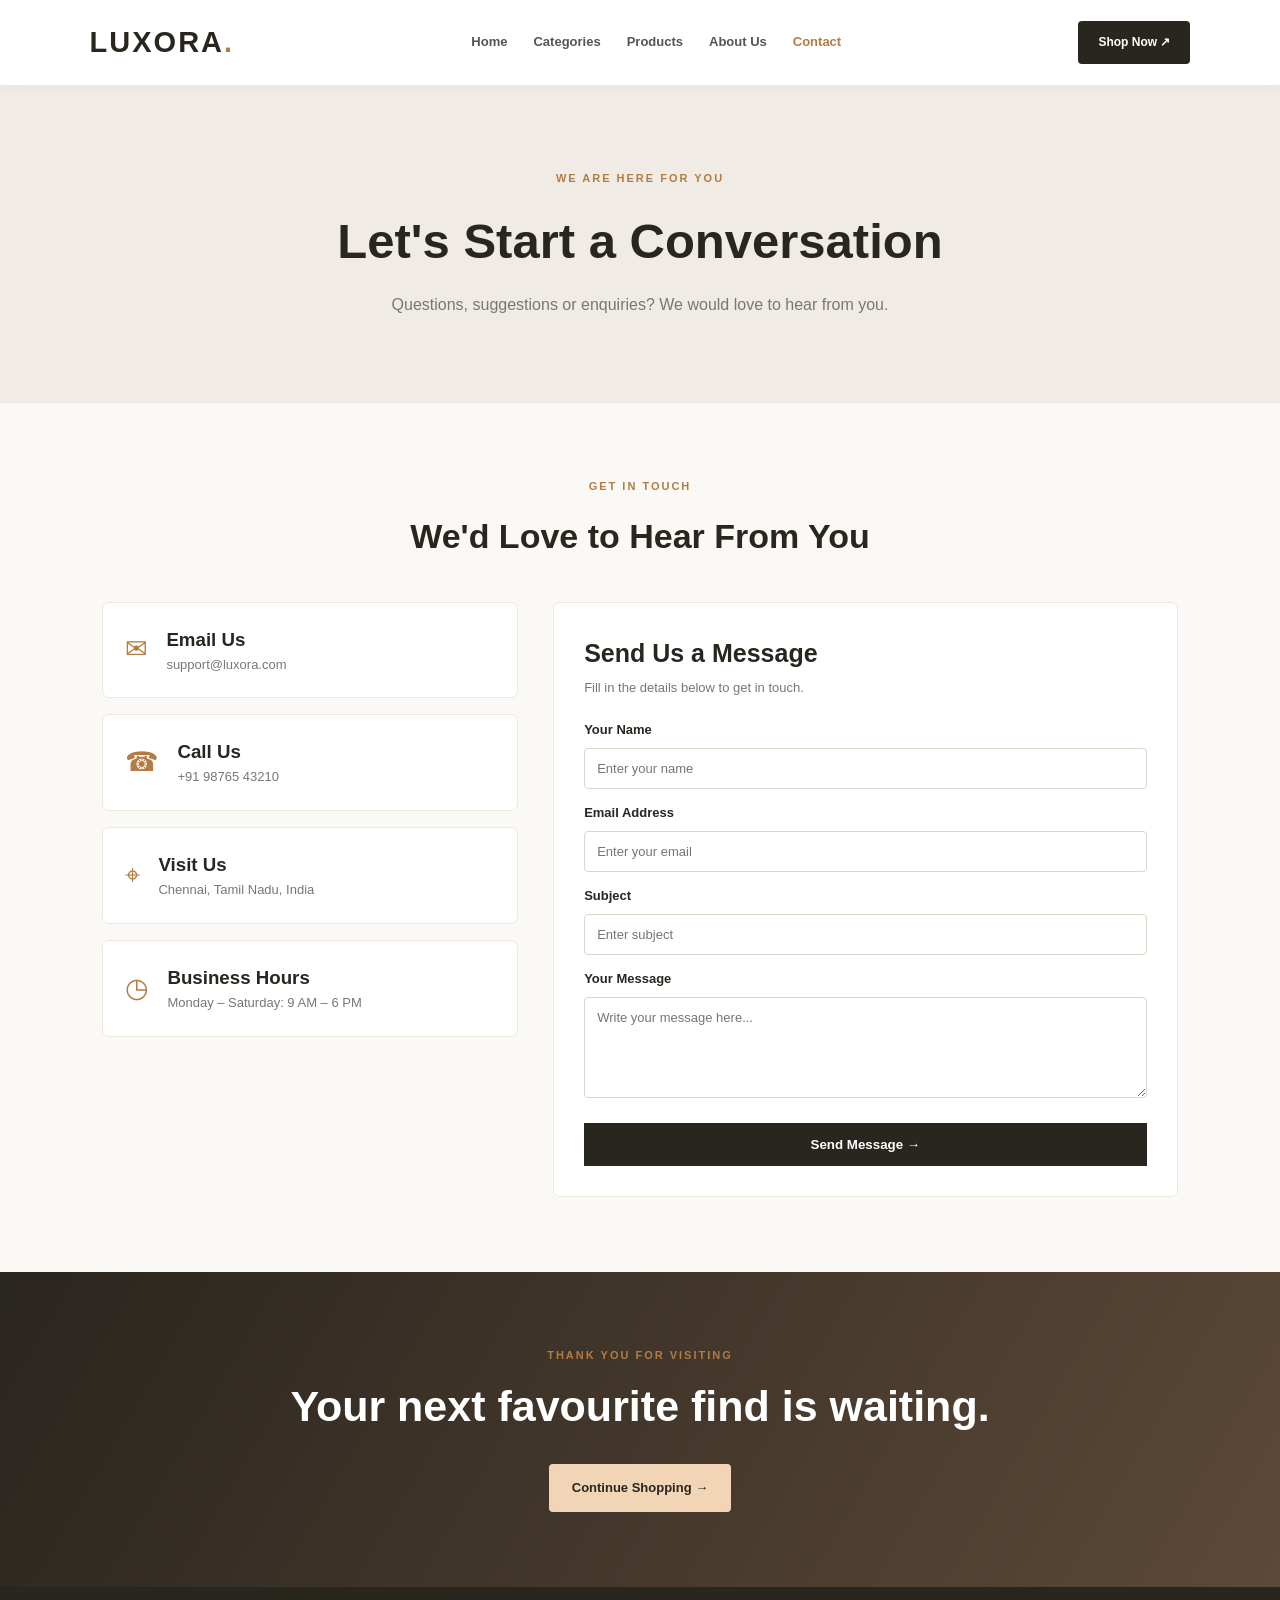
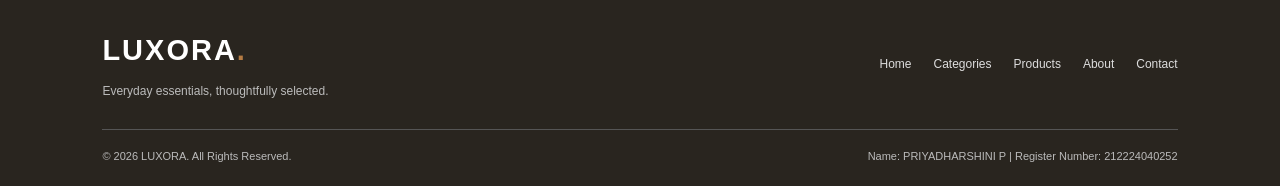
<file: contact.html>
<!DOCTYPE html>
<html lang="en">
<head>
    <meta charset="UTF-8">
    <meta name="viewport" content="width=device-width, initial-scale=1.0">
    <title>LUXORA | Contact</title>
    <link rel="stylesheet" href="style.css">
</head>
<body>

<header>
    <a href="index.html" class="logo">LUXORA<span>.</span></a>
    <nav>
        <a href="index.html">Home</a>
        <a href="categories.html">Categories</a>
        <a href="products.html">Products</a>
        <a href="about.html">About Us</a>
        <a class="active" href="contact.html">Contact</a>
    </nav>
    <a href="products.html" class="nav-button">Shop Now ↗</a>
</header>

<main>
    <section class="inner-banner">
        <p class="eyebrow">WE ARE HERE FOR YOU</p>
        <h1>Let's Start a Conversation</h1>
        <p>Questions, suggestions or enquiries? We would love to hear from you.</p>
    </section>

    <section class="page-section">
        <div class="section-title">
            <p class="eyebrow">GET IN TOUCH</p>
            <h2>We'd Love to Hear From You</h2>
        </div>

        <div class="contact-layout">
            <div class="contact-details">
                <div class="detail-card">
                    <span>✉</span>
                    <div><h3>Email Us</h3><p>support@luxora.com</p></div>
                </div>
                <div class="detail-card">
                    <span>☎</span>
                    <div><h3>Call Us</h3><p>+91 98765 43210</p></div>
                </div>
                <div class="detail-card">
                    <span>⌖</span>
                    <div><h3>Visit Us</h3><p>Chennai, Tamil Nadu, India</p></div>
                </div>
                <div class="detail-card">
                    <span>◷</span>
                    <div><h3>Business Hours</h3><p>Monday – Saturday: 9 AM – 6 PM</p></div>
                </div>
            </div>

            <form class="contact-form" action="#">
                <h2>Send Us a Message</h2>
                <p>Fill in the details below to get in touch.</p>

                <label for="name">Your Name</label>
                <input type="text" id="name" placeholder="Enter your name" required>

                <label for="email">Email Address</label>
                <input type="email" id="email" placeholder="Enter your email" required>

                <label for="subject">Subject</label>
                <input type="text" id="subject" placeholder="Enter subject">

                <label for="message">Your Message</label>
                <textarea id="message" rows="5" placeholder="Write your message here..." required></textarea>

                <button type="submit">Send Message →</button>
            </form>
        </div>
    </section>

    <section class="home-promo">
        <p class="eyebrow">THANK YOU FOR VISITING</p>
        <h2>Your next favourite find is waiting.</h2>
        <a href="products.html" class="light-button">Continue Shopping →</a>
    </section>
</main>

<footer>
    <div class="footer-top">
        <div><a href="index.html" class="footer-logo">LUXORA<span>.</span></a><p>Everyday essentials, thoughtfully selected.</p></div>
        <div class="footer-links">
            <a href="index.html">Home</a><a href="categories.html">Categories</a>
            <a href="products.html">Products</a><a href="about.html">About</a>
            <a href="contact.html">Contact</a>
        </div>
    </div>
    <div class="footer-bottom">
        <p>© 2026 LUXORA. All Rights Reserved.</p>
        <p>Name: PRIYADHARSHINI P | Register Number: 212224040252</p>
    </div>
</footer>

</body>
</html>
</file>
<file: style.css>
/* BASIC SETTINGS */
* {
    margin: 0;
    padding: 0;
    box-sizing: border-box;
    scroll-behavior: smooth;
}

body {
    font-family: 'Segoe UI', Arial, sans-serif;
    background: #faf9f6;
    color: #29251f;
    line-height: 1.6;
}

a {
    color: inherit;
    text-decoration: none;
}

img {
    display: block;
    max-width: 100%;
}

/* HEADER AND NAVIGATION */
header {
    min-height: 85px;
    padding: 18px 7%;
    background: #fff;
    display: flex;
    justify-content: space-between;
    align-items: center;
    gap: 20px;
    flex-wrap: wrap;
    position: relative;
    z-index: 2;
    box-shadow: 0 2px 12px rgba(0,0,0,0.04);
}

.logo, .footer-logo {
    font-size: 29px;
    font-weight: 800;
    letter-spacing: 2px;
}

.logo span, .footer-logo span {
    color: #b47b43;
}

nav {
    display: flex;
    justify-content: center;
    align-items: center;
    gap: 26px;
    flex-wrap: wrap;
}

nav a {
    font-size: 13px;
    font-weight: 600;
    color: #555;
    transition: 0.3s;
}

nav a:hover, nav a.active {
    color: #b47b43;
}

.nav-button {
    background: #29251f;
    color: white;
    padding: 12px 20px;
    border-radius: 4px;
    font-size: 12px;
    font-weight: bold;
    transition: 0.3s;
}

.nav-button:hover {
    background: #b47b43;
}

/* BUTTONS AND SMALL LABELS */
.eyebrow {
    color: #b47b43;
    font-size: 11px;
    font-weight: 800;
    letter-spacing: 2px;
    margin-bottom: 14px;
}

.main-button, .light-button {
    display: inline-block;
    padding: 14px 23px;
    border-radius: 4px;
    font-size: 13px;
    font-weight: bold;
    transition: 0.3s;
}

.main-button {
    background: #29251f;
    color: white;
}

.main-button:hover {
    background: #b47b43;
}

.light-button {
    background: #f2d5b6;
    color: #29251f;
    margin-top: 15px;
}

.light-button:hover {
    background: white;
}

/* HOME HERO */
.home-hero {
    display: flex;
    align-items: center;
    justify-content: space-between;
    gap: 45px;
    padding: 65px 8%;
    background: #f0ece5;
    min-height: 530px;
}

.hero-content {
    flex: 1;
}

.hero-content h1 {
    font-size: clamp(38px, 5vw, 62px);
    line-height: 1.15;
    margin-bottom: 20px;
}

.hero-content h1 span {
    color: #b47b43;
}

.hero-content > p:not(.eyebrow) {
    max-width: 460px;
    color: #706b64;
    margin-bottom: 25px;
}

.text-link {
    display: inline-block;
    margin-left: 17px;
    font-size: 13px;
    font-weight: bold;
}

.hero-photo {
    flex: 1;
    position: relative;
    min-width: 0;
}

.hero-photo img {
    width: 100%;
    height: 390px;
    object-fit: cover;
    border-radius: 7px;
}

.floating-card {
    position: absolute;
    bottom: 20px;
    left: -20px;
    background: white;
    padding: 17px 22px;
    display: flex;
    flex-direction: column;
    border-radius: 5px;
    box-shadow: 0 5px 20px rgba(0,0,0,0.1);
}

.floating-card span {
    font-size: 12px;
    color: #777;
}

/* STATS */
.stats {
    display: flex;
    justify-content: space-around;
    gap: 20px;
    padding: 30px 7%;
    background: #29251f;
    color: white;
    flex-wrap: wrap;
}

.stats div {
    display: flex;
    flex-direction: column;
    align-items: center;
}

.stats strong {
    font-size: 25px;
    color: #e2b88d;
}

.stats span {
    font-size: 12px;
    color: #ddd;
}

/* COMMON SECTIONS */
.page-section {
    padding: 75px 8%;
}

.section-title {
    text-align: center;
    margin-bottom: 38px;
}

.section-title h2 {
    font-size: 34px;
    margin-bottom: 8px;
}

.section-title > p:last-child {
    color: #777;
    font-size: 14px;
}

/* HOME FEATURE CARDS */
.feature-grid {
    display: flex;
    gap: 25px;
    flex-wrap: wrap;
}

.feature-card {
    flex: 1 1 240px;
    height: 320px;
    position: relative;
    overflow: hidden;
    border-radius: 7px;
}

.feature-card img {
    width: 100%;
    height: 100%;
    object-fit: cover;
    transition: 0.4s;
}

.feature-card:hover img {
    transform: scale(1.07);
}

.feature-card div {
    position: absolute;
    bottom: 0;
    left: 0;
    width: 100%;
    padding: 25px;
    color: white;
    background: linear-gradient(transparent, rgba(0,0,0,0.8));
}

.feature-card h3 {
    font-size: 24px;
}

.feature-card span {
    font-size: 12px;
}

/* PROMOTION */
.home-promo {
    text-align: center;
    background: linear-gradient(120deg, #29251f, #5d4937);
    color: white;
    padding: 75px 8%;
}

.home-promo h2 {
    font-size: clamp(28px, 4vw, 43px);
    line-height: 1.3;
    margin-bottom: 14px;
}

.home-promo > p:not(.eyebrow) {
    color: #ddd;
    margin-bottom: 12px;
}

/* BENEFITS AND VALUES */
.benefit-grid {
    display: flex;
    justify-content: center;
    gap: 20px;
    flex-wrap: wrap;
}

.benefit-card {
    flex: 1 1 200px;
    background: white;
    padding: 28px 22px;
    border: 1px solid #eee8df;
    border-radius: 7px;
    transition: 0.3s;
}

.benefit-card:hover {
    transform: translateY(-5px);
    box-shadow: 0 10px 22px rgba(0,0,0,0.07);
}

.benefit-card span {
    color: #b47b43;
    font-size: 29px;
}

.benefit-card h3 {
    margin: 12px 0 8px;
}

.benefit-card p {
    color: #777;
    font-size: 13px;
}

/* INNER PAGE BANNER */
.inner-banner {
    background: #f0ece5;
    text-align: center;
    padding: 85px 8%;
}

.inner-banner h1 {
    font-size: clamp(32px, 5vw, 49px);
    margin-bottom: 12px;
}

.inner-banner > p:last-child {
    color: #777;
}

/* CATEGORY PAGE */
.category-page-grid {
    display: flex;
    gap: 25px;
    flex-wrap: wrap;
}

.large-category {
    flex: 1 1 42%;
    min-width: 240px;
    background: white;
    overflow: hidden;
    border-radius: 7px;
    box-shadow: 0 4px 15px rgba(0,0,0,0.05);
}

.large-category img {
    width: 100%;
    height: 250px;
    object-fit: cover;
    transition: 0.4s;
}

.large-category:hover img {
    transform: scale(1.04);
}

.large-category div {
    padding: 23px;
}

.large-category h2 {
    font-size: 22px;
    margin-bottom: 8px;
}

.large-category p {
    color: #777;
    font-size: 13px;
    margin-bottom: 13px;
}

.large-category a {
    color: #a46e3e;
    font-size: 13px;
    font-weight: bold;
}

/* PRODUCT PAGE */
.product-container {
    display: flex;
    justify-content: center;
    gap: 24px;
    flex-wrap: wrap;
}

.product-card {
    flex: 1 1 230px;
    max-width: 280px;
    background: white;
    border-radius: 7px;
    overflow: hidden;
    border: 1px solid #eee8df;
    transition: 0.3s;
}

.product-card:hover {
    transform: translateY(-7px);
    box-shadow: 0 10px 24px rgba(0,0,0,0.09);
}

.product-image {
    height: 230px;
    position: relative;
    overflow: hidden;
    background: #eee;
}

.product-image img {
    width: 100%;
    height: 100%;
    object-fit: cover;
    transition: 0.4s;
}

.product-card:hover .product-image img {
    transform: scale(1.06);
}

.product-label {
    position: absolute;
    z-index: 1;
    top: 13px;
    left: 13px;
    background: #29251f;
    color: white;
    font-size: 9px;
    letter-spacing: 1px;
    padding: 6px 10px;
}

.product-info {
    padding: 19px;
}

.product-info > p {
    font-size: 11px;
    color: #b47b43;
    margin-bottom: 8px;
}

.product-info h3 {
    margin-bottom: 8px;
}

.price {
    font-weight: bold;
    margin: 12px 0;
}

.price span {
    color: #999;
    font-size: 12px;
    text-decoration: line-through;
    margin-left: 6px;
}

.product-button {
    display: block;
    background: #29251f;
    color: white;
    text-align: center;
    padding: 11px;
    border-radius: 4px;
    font-size: 12px;
    transition: 0.3s;
}

.product-button:hover {
    background: #b47b43;
}

/* ABOUT PAGE */
.about-page {
    display: flex;
    align-items: center;
    gap: 50px;
}

.about-photo, .about-text {
    flex: 1;
    min-width: 0;
}

.about-photo img {
    width: 100%;
    height: 400px;
    object-fit: cover;
    border-radius: 7px;
}

.about-text h2 {
    font-size: 35px;
    line-height: 1.3;
    margin-bottom: 20px;
}

.about-text p:not(.eyebrow) {
    color: #777;
    margin-bottom: 15px;
    font-size: 14px;
}

.values-section {
    background: #f0ece5;
    padding: 70px 8%;
}

/* CONTACT PAGE */
.contact-layout {
    display: flex;
    gap: 35px;
    align-items: flex-start;
}

.contact-details {
    flex: 0.85;
    display: flex;
    flex-direction: column;
    gap: 16px;
}

.detail-card {
    display: flex;
    align-items: center;
    gap: 18px;
    padding: 22px;
    background: white;
    border-radius: 7px;
    border: 1px solid #eee8df;
}

.detail-card span {
    color: #b47b43;
    font-size: 27px;
}

.detail-card p {
    color: #777;
    font-size: 13px;
}

.contact-form {
    flex: 1.15;
    background: white;
    padding: 30px;
    border-radius: 7px;
    border: 1px solid #eee8df;
}

.contact-form h2 {
    font-size: 25px;
    margin-bottom: 5px;
}

.contact-form > p {
    color: #777;
    font-size: 13px;
    margin-bottom: 22px;
}

.contact-form label {
    display: block;
    font-size: 13px;
    font-weight: bold;
    margin: 14px 0 7px;
}

.contact-form input,
.contact-form textarea {
    width: 100%;
    padding: 12px;
    border: 1px solid #ddd5ca;
    border-radius: 4px;
    font-family: inherit;
    font-size: 13px;
}

.contact-form input:focus,
.contact-form textarea:focus {
    outline: 1px solid #b47b43;
}

.contact-form button {
    width: 100%;
    margin-top: 18px;
    padding: 14px;
    border: none;
    background: #29251f;
    color: white;
    font-weight: bold;
    cursor: pointer;
    transition: 0.3s;
}

.contact-form button:hover {
    background: #b47b43;
}

/* FOOTER */
footer {
    background: #29251f;
    color: white;
    padding: 40px 8% 20px;
}

.footer-top {
    display: flex;
    justify-content: space-between;
    align-items: center;
    gap: 25px;
    flex-wrap: wrap;
    padding-bottom: 28px;
}

.footer-top p {
    color: #bbb;
    font-size: 12px;
    margin-top: 8px;
}

.footer-links {
    display: flex;
    gap: 22px;
    flex-wrap: wrap;
}

.footer-links a {
    font-size: 12px;
    color: #ddd;
}

.footer-links a:hover {
    color: #e2b88d;
}

.footer-bottom {
    border-top: 1px solid #555;
    padding-top: 18px;
    display: flex;
    justify-content: space-between;
    gap: 15px;
    flex-wrap: wrap;
}

.footer-bottom p {
    color: #bbb;
    font-size: 11px;
}

/* RESPONSIVE DESIGN */
@media (max-width: 850px) {
    header {
        justify-content: center;
    }

    .home-hero {
        gap: 25px;
    }

    .about-page {
        gap: 25px;
    }

    .product-card {
        flex-basis: 40%;
    }
}

@media (max-width: 650px) {
    header {
        flex-direction: column;
        padding: 20px 5%;
    }

    nav {
        gap: 13px;
    }

    nav a {
        font-size: 12px;
    }

    .home-hero {
        flex-direction: column;
        padding: 45px 7%;
    }

    .hero-content, .hero-photo {
        width: 100%;
    }

    .hero-photo img {
        height: 290px;
    }

    .floating-card {
        left: 10px;
    }

    .stats {
        justify-content: center;
    }

    .stats div {
        flex-basis: 35%;
    }

    .page-section {
        padding: 50px 7%;
    }

    .feature-card {
        flex-basis: 100%;
    }

    .large-category {
        flex-basis: 100%;
    }

    .product-card {
        flex-basis: 100%;
        max-width: 100%;
    }

    .about-page {
        flex-direction: column;
    }

    .about-photo, .about-text {
        width: 100%;
    }

    .contact-layout {
        flex-direction: column;
    }

    .contact-details, .contact-form {
        width: 100%;
    }

    .footer-top, .footer-bottom {
        flex-direction: column;
        align-items: flex-start;
    }
}
</file>
